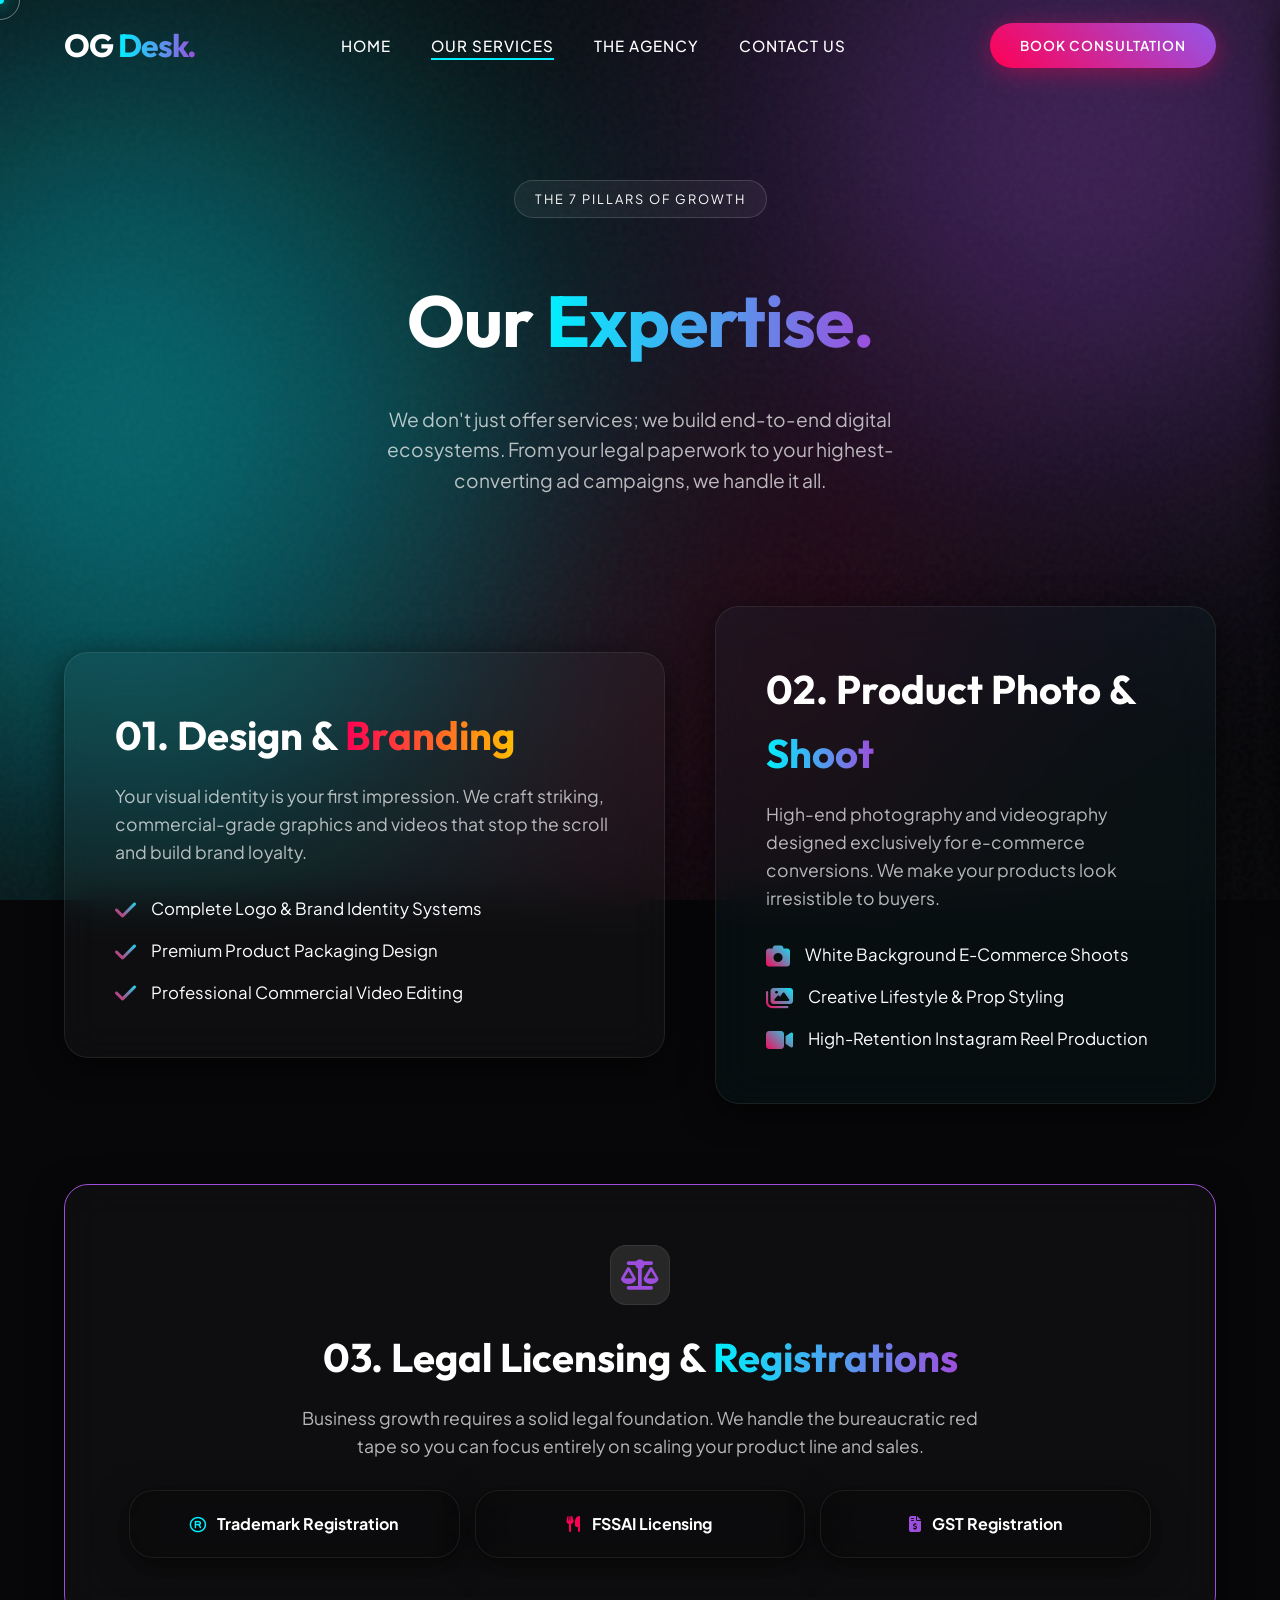
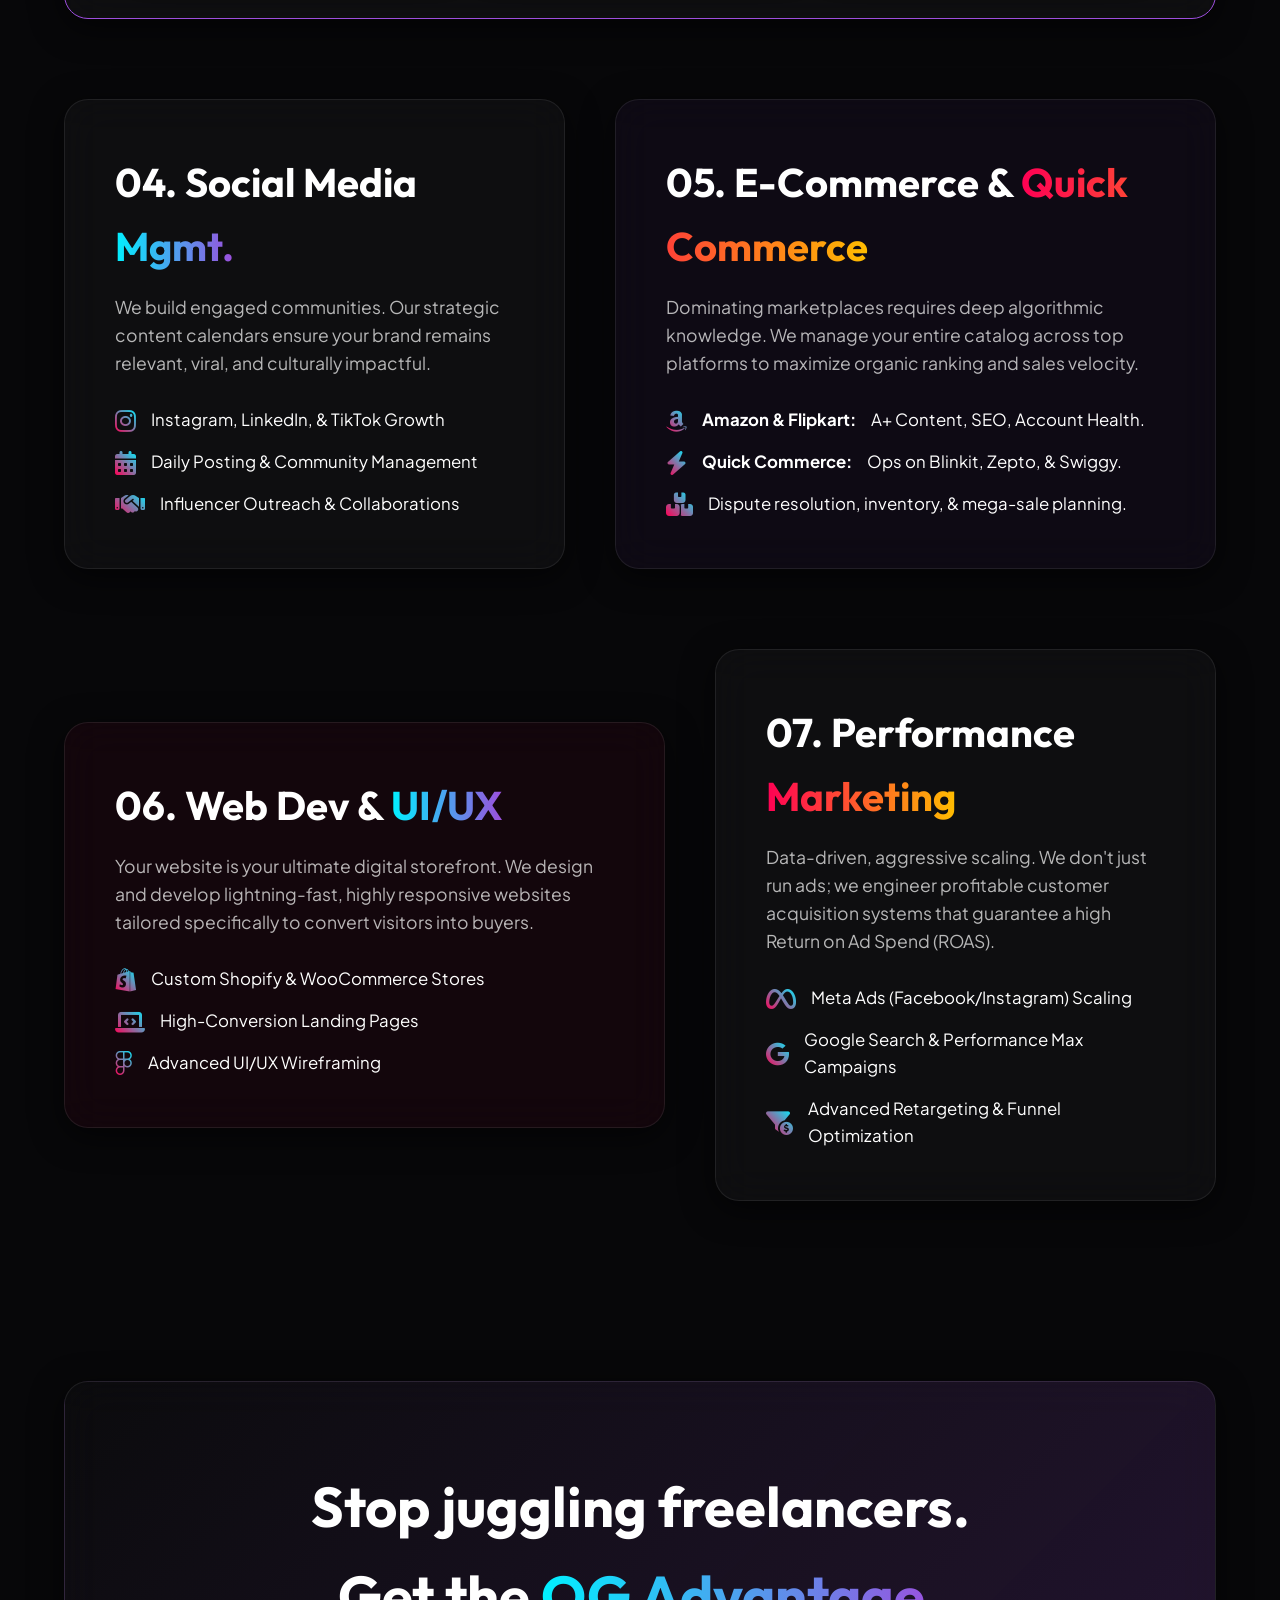
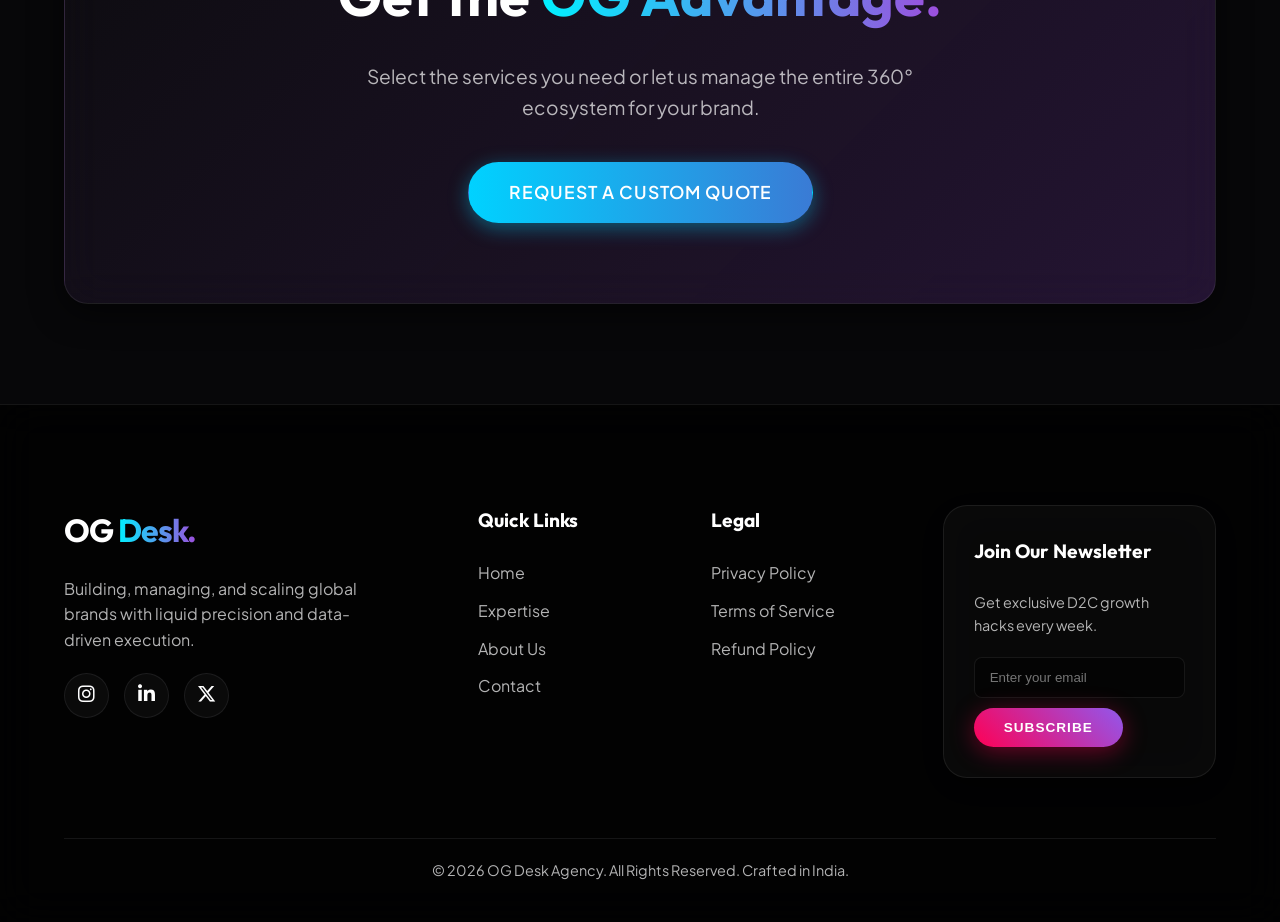
<file: services.html>
<!DOCTYPE html>
<html lang="en">
<head>
    <meta charset="UTF-8">
    <meta name="viewport" content="width=device-width, initial-scale=1.0, maximum-scale=1.0, user-scalable=no">
    
    <title>Our Services | OG Desk - 360° Brand Solutions</title>
    <meta name="description" content="Explore OG Desk's 360° services: Graphic Design, Performance Marketing, E-Commerce Management, Legal Licensing (GST/FSSAI), and Custom Web Development.">

    <!-- Preconnect for Fonts -->
    <link rel="preconnect" href="https://fonts.googleapis.com">
    <link rel="preconnect" href="https://fonts.gstatic.com" crossorigin>
    <link href="https://fonts.googleapis.com/css2?family=Outfit:wght@300;400;500;700;900&family=Plus+Jakarta+Sans:wght@400;600;700&display=swap" rel="stylesheet">

    <!-- FontAwesome for Real Social Media Logos & Colorful Icons -->
    <link rel="stylesheet" href="https://cdnjs.cloudflare.com/ajax/libs/font-awesome/6.4.2/css/all.min.css">

    <!-- Linking to our Liquid Glass Stylesheet -->
    <link rel="stylesheet" href="style.css">
</head>
<body class="liquid-theme">

    <!-- Preloader Screen -->
    <div id="preloader" class="glass-preloader">
        <div class="loader-content">
            <h1 class="loader-logo">OG <span>Desk</span></h1>
            <div class="progress-bar-container">
                <div class="progress-bar"></div>
            </div>
            <p>Loading Expertise...</p>
        </div>
    </div>

    <!-- Custom Cursor -->
    <div class="cursor-dot"></div>
    <div class="cursor-ring"></div>

    <!-- Scroll Progress Indicator -->
    <div class="scroll-progress" id="scroll-progress"></div>

    <!-- Liquid Background Blobs -->
    <div class="liquid-background">
        <div class="blob blob-primary" style="top: -20%; right: -10%; left: auto;"></div>
        <div class="blob blob-secondary" style="bottom: 10%; left: -20%;"></div>
        <div class="blob blob-accent" style="top: 50%; right: 30%;"></div>
        <div class="noise-overlay"></div> 
    </div>

    <!-- Glassmorphism Navigation Bar -->
    <header class="glass-header">
        <div class="nav-container">
            <a href="index.html" class="brand-logo">OG <span class="gradient-text">Desk.</span></a>
            <nav class="desktop-nav">
                <ul class="nav-links">
                    <li><a href="index.html">Home</a></li>
                    <li><a href="services.html" class="active">Our Services</a></li>
                    <li><a href="index.html#about">The Agency</a></li>
                    <li><a href="contact.html">Contact Us</a></li>
                </ul>
            </nav>
            <div class="nav-actions">
                <!-- Colorful Navigation Button -->
                <a href="contact.html" class="glass-btn btn-colorful">Book Consultation</a>
                <button class="hamburger-menu" aria-label="Toggle Navigation">
                    <span class="bar"></span>
                    <span class="bar"></span>
                    <span class="bar"></span>
                </button>
            </div>
        </div>
        
        <!-- Mobile Dropdown Menu -->
        <div class="mobile-menu glass-card">
            <ul class="mobile-nav-links">
                <li><a href="index.html">Home</a></li>
                <li><a href="services.html">Our Services</a></li>
                <li><a href="index.html#about">The Agency</a></li>
                <li><a href="contact.html">Contact Us</a></li>
            </ul>
        </div>
    </header>

    <main>
        <!-- Page Hero Section -->
        <section class="container" style="padding-top: 180px; padding-bottom: 50px; text-align: center;">
            <div class="glass-badge reveal">The 7 Pillars of Growth</div>
            <h1 class="section-title reveal" style="font-size: 4.5rem; margin-top: 20px;">Our <span class="gradient-text">Expertise.</span></h1>
            <p class="section-desc reveal">We don't just offer services; we build end-to-end digital ecosystems. From your legal paperwork to your highest-converting ad campaigns, we handle it all.</p>
        </section>

        <!-- Detailed Services Grid -->
        <section class="container" style="padding-top: 0;">
            
            <!-- Service 1 & 2: Branding & Photography -->
            <div class="about-grid" style="margin-bottom: 80px;">
                <div class="about-text glass-card reveal">
                    <h2 style="font-size: 2.5rem; margin-bottom: 15px;">01. Design & <span class="colorful-text">Branding</span></h2>
                    <p>Your visual identity is your first impression. We craft striking, commercial-grade graphics and videos that stop the scroll and build brand loyalty.</p>
                    <ul class="glass-list">
                        <li><i class="fa-solid fa-check colorful-icon"></i> Complete Logo & Brand Identity Systems</li>
                        <li><i class="fa-solid fa-check colorful-icon"></i> Premium Product Packaging Design</li>
                        <li><i class="fa-solid fa-check colorful-icon"></i> Professional Commercial Video Editing</li>
                    </ul>
                </div>

                <div class="about-text glass-card reveal" style="background: rgba(0, 240, 255, 0.03);">
                    <h2 style="font-size: 2.5rem; margin-bottom: 15px;">02. Product Photo & <span class="gradient-text">Shoot</span></h2>
                    <p>High-end photography and videography designed exclusively for e-commerce conversions. We make your products look irresistible to buyers.</p>
                    <ul class="glass-list">
                        <li><i class="fa-solid fa-camera colorful-icon"></i> White Background E-Commerce Shoots</li>
                        <li><i class="fa-solid fa-images colorful-icon"></i> Creative Lifestyle & Prop Styling</li>
                        <li><i class="fa-solid fa-video colorful-icon"></i> High-Retention Instagram Reel Production</li>
                    </ul>
                </div>
            </div>

            <!-- Service 3: Legal Licensing (Full width emphasis) -->
            <div class="glass-card reveal" style="padding: 60px 5vw; margin-bottom: 80px; text-align: center; border-color: var(--neon-purple);">
                <div class="icon-glass" style="margin: 0 auto 20px;">
                    <i class="fa-solid fa-scale-balanced" style="font-size: 30px; color: #9d4edd;"></i>
                </div>
                <h2 style="font-size: 2.5rem; margin-bottom: 15px;">03. Legal Licensing & <span class="gradient-text">Registrations</span></h2>
                <p style="max-width: 700px; margin: 0 auto 30px; font-size: 1.1rem; color: var(--text-secondary);">Business growth requires a solid legal foundation. We handle the bureaucratic red tape so you can focus entirely on scaling your product line and sales.</p>
                <div class="bento-glass-grid" style="grid-template-columns: repeat(auto-fit, minmax(250px, 1fr)); grid-auto-rows: auto; gap: 15px;">
                    <div class="glass-card" style="padding: 20px; background: rgba(0,0,0,0.4);"><strong><i class="fa-regular fa-registered" style="color:#00f0ff; margin-right:8px;"></i> Trademark Registration</strong></div>
                    <div class="glass-card" style="padding: 20px; background: rgba(0,0,0,0.4);"><strong><i class="fa-solid fa-utensils" style="color:#ff0054; margin-right:8px;"></i> FSSAI Licensing</strong></div>
                    <div class="glass-card" style="padding: 20px; background: rgba(0,0,0,0.4);"><strong><i class="fa-solid fa-file-invoice-dollar" style="color:#9d4edd; margin-right:8px;"></i> GST Registration</strong></div>
                </div>
            </div>

            <!-- Service 4 & 5: E-commerce & Social Media -->
            <div class="about-grid" style="margin-bottom: 80px; grid-template-columns: 1fr 1.2fr;">
                <div class="about-text glass-card reveal">
                    <h2 style="font-size: 2.5rem; margin-bottom: 15px;">04. Social Media <span class="gradient-text">Mgmt.</span></h2>
                    <p>We build engaged communities. Our strategic content calendars ensure your brand remains relevant, viral, and culturally impactful.</p>
                    <ul class="glass-list">
                        <li><i class="fa-brands fa-instagram colorful-icon"></i> Instagram, LinkedIn, & TikTok Growth</li>
                        <li><i class="fa-solid fa-calendar-days colorful-icon"></i> Daily Posting & Community Management</li>
                        <li><i class="fa-solid fa-handshake colorful-icon"></i> Influencer Outreach & Collaborations</li>
                    </ul>
                </div>

                <div class="about-text glass-card reveal" style="background: rgba(157, 78, 221, 0.05);">
                    <h2 style="font-size: 2.5rem; margin-bottom: 15px;">05. E-Commerce & <span class="colorful-text">Quick Commerce</span></h2>
                    <p>Dominating marketplaces requires deep algorithmic knowledge. We manage your entire catalog across top platforms to maximize organic ranking and sales velocity.</p>
                    <ul class="glass-list">
                        <li><i class="fa-brands fa-amazon colorful-icon"></i> <strong>Amazon & Flipkart:</strong> A+ Content, SEO, Account Health.</li>
                        <li><i class="fa-solid fa-bolt colorful-icon"></i> <strong>Quick Commerce:</strong> Ops on Blinkit, Zepto, & Swiggy.</li>
                        <li><i class="fa-solid fa-boxes-stacked colorful-icon"></i> Dispute resolution, inventory, & mega-sale planning.</li>
                    </ul>
                </div>
            </div>

            <!-- Service 6 & 7: Web Dev & Ads -->
            <div class="about-grid" style="margin-bottom: 80px;">
                <div class="about-text glass-card reveal" style="background: rgba(255, 0, 84, 0.05);">
                    <h2 style="font-size: 2.5rem; margin-bottom: 15px;">06. Web Dev & <span class="gradient-text">UI/UX</span></h2>
                    <p>Your website is your ultimate digital storefront. We design and develop lightning-fast, highly responsive websites tailored specifically to convert visitors into buyers.</p>
                    <ul class="glass-list">
                        <li><i class="fa-brands fa-shopify colorful-icon"></i> Custom Shopify & WooCommerce Stores</li>
                        <li><i class="fa-solid fa-laptop-code colorful-icon"></i> High-Conversion Landing Pages</li>
                        <li><i class="fa-brands fa-figma colorful-icon"></i> Advanced UI/UX Wireframing</li>
                    </ul>
                </div>

                <div class="about-text glass-card reveal">
                    <h2 style="font-size: 2.5rem; margin-bottom: 15px;">07. Performance <span class="colorful-text">Marketing</span></h2>
                    <p>Data-driven, aggressive scaling. We don't just run ads; we engineer profitable customer acquisition systems that guarantee a high Return on Ad Spend (ROAS).</p>
                    <ul class="glass-list">
                        <li><i class="fa-brands fa-meta colorful-icon"></i> Meta Ads (Facebook/Instagram) Scaling</li>
                        <li><i class="fa-brands fa-google colorful-icon"></i> Google Search & Performance Max Campaigns</li>
                        <li><i class="fa-solid fa-filter-circle-dollar colorful-icon"></i> Advanced Retargeting & Funnel Optimization</li>
                    </ul>
                </div>
            </div>
        </section>

        <!-- Commercial CTA Banner -->
        <section class="cta-section">
            <div class="container" style="padding-top: 0;">
                <div class="cta-glass-banner glass-card reveal">
                    <h2>Stop juggling freelancers. <br>Get the <span class="gradient-text">OG Advantage.</span></h2>
                    <p style="max-width: 600px; margin: 0 auto 40px;">Select the services you need or let us manage the entire 360° ecosystem for your brand.</p>
                    <a href="contact.html" class="glass-btn btn-neon-blue pulse-effect" style="font-size: 1.1rem; padding: 15px 40px;">Request a Custom Quote</a>
                </div>
            </div>
        </section>
    </main>

    <!-- Advanced Commercial Footer with Real Logos -->
    <footer class="glass-footer">
        <div class="container" style="padding-top: 20px; padding-bottom: 20px;">
            <div class="footer-grid">
                <div class="footer-brand">
                    <a href="index.html" class="brand-logo">OG <span class="gradient-text">Desk.</span></a>
                    <p>Building, managing, and scaling global brands with liquid precision and data-driven execution.</p>
                    <div class="social-links">
                        <!-- REAL SOCIAL MEDIA LOGOS USING FONTAWESOME -->
                        <a href="#" class="glass-icon instagram-icon" aria-label="Instagram"><i class="fa-brands fa-instagram"></i></a>
                        <a href="#" class="glass-icon linkedin-icon" aria-label="LinkedIn"><i class="fa-brands fa-linkedin-in"></i></a>
                        <a href="#" class="glass-icon twitter-icon" aria-label="Twitter (X)"><i class="fa-brands fa-x-twitter"></i></a>
                    </div>
                </div>
                
                <div class="footer-links">
                    <h4>Quick Links</h4>
                    <ul>
                        <li><a href="index.html">Home</a></li>
                        <li><a href="services.html">Expertise</a></li>
                        <li><a href="index.html#about">About Us</a></li>
                        <li><a href="contact.html">Contact</a></li>
                    </ul>
                </div>

                <div class="footer-links">
                    <h4>Legal</h4>
                    <ul>
                        <li><a href="#">Privacy Policy</a></li>
                        <li><a href="#">Terms of Service</a></li>
                        <li><a href="#">Refund Policy</a></li>
                    </ul>
                </div>

                <div class="footer-newsletter glass-card">
                    <h4>Join Our Newsletter</h4>
                    <p>Get exclusive D2C growth hacks every week.</p>
                    <form class="newsletter-form">
                        <input type="email" placeholder="Enter your email" required class="glass-input">
                        <!-- Colorful Subscribe Button -->
                        <button type="submit" class="glass-btn btn-colorful">Subscribe</button>
                    </form>
                </div>
            </div>
            <div class="footer-bottom">
                <p>&copy; 2026 OG Desk Agency. All Rights Reserved. Crafted in India.</p>
            </div>
        </div>
    </footer>

    <!-- Linking to our Interactivity Script -->
    <script src="script.js" defer></script>
</body>
</html>
</file>
<file: style.css>
/* ==========================================================================
   OG DESK - COMMERCIAL LIQUID GLASS THEME (MOBILE OPTIMIZED)
   ========================================================================== */

/* --- 1. CSS Variables (Design System) --- */
:root {
    --bg-matte-black: #070709;
    --text-primary: #ffffff;
    --text-secondary: rgba(255, 255, 255, 0.7);
    
    /* Neon Accents */
    --neon-blue: #00f0ff;
    --neon-purple: #9d4edd;
    --neon-pink: #ff0054;
    
    /* Social Brand Colors */
    --color-ig: #E1306C;
    --color-in: #0077b5;
    --color-x: #ffffff;
    
    /* Glassmorphism Variables */
    --glass-bg: rgba(255, 255, 255, 0.03);
    --glass-bg-hover: rgba(255, 255, 255, 0.06);
    --glass-border: rgba(255, 255, 255, 0.08);
    --glass-border-light: rgba(255, 255, 255, 0.15);
    --glass-shadow: 0 8px 32px 0 rgba(0, 0, 0, 0.6);
    
    /* Typography */
    --font-heading: 'Outfit', sans-serif;
    --font-body: 'Plus Jakarta Sans', sans-serif;
    
    /* Transitions */
    --transition-fast: all 0.3s cubic-bezier(0.25, 1, 0.5, 1);
}

/* --- 2. Reset & Base Styles --- */
* { margin: 0; padding: 0; box-sizing: border-box; cursor: none; }
html { scroll-behavior: smooth; }
body.liquid-theme { background-color: var(--bg-matte-black); color: var(--text-primary); font-family: var(--font-body); overflow-x: hidden; line-height: 1.6; }
h1, h2, h3, h4, .brand-logo { font-family: var(--font-heading); font-weight: 700; }
a { text-decoration: none; color: var(--text-primary); }

::-webkit-scrollbar { width: 8px; }
::-webkit-scrollbar-track { background: var(--bg-matte-black); }
::-webkit-scrollbar-thumb { background: rgba(255,255,255,0.2); border-radius: 10px; }
::-webkit-scrollbar-thumb:hover { background: var(--neon-blue); }

/* --- 3. Preloader & Scroll Progress --- */
.glass-preloader { position: fixed; top: 0; left: 0; width: 100vw; height: 100vh; background: var(--bg-matte-black); z-index: 99999; display: flex; justify-content: center; align-items: center; transition: opacity 0.8s ease-out, visibility 0.8s ease-out; }
.loader-content { text-align: center; }
.loader-logo { font-size: 3rem; letter-spacing: 2px; margin-bottom: 20px; }
.loader-logo span { color: var(--neon-blue); }
.progress-bar-container { width: 200px; height: 2px; background: rgba(255,255,255,0.1); margin: 0 auto 15px; position: relative; overflow: hidden; }
.progress-bar { position: absolute; top: 0; left: 0; height: 100%; width: 0%; background: linear-gradient(90deg, var(--neon-blue), var(--neon-purple)); animation: loadProgress 2s ease-in-out forwards; }
@keyframes loadProgress { 0% { width: 0%; } 100% { width: 100%; } }

.scroll-progress { position: fixed; top: 0; left: 0; height: 3px; background: linear-gradient(90deg, var(--neon-blue), var(--neon-purple)); width: 0%; z-index: 10000; transition: width 0.1s; }

/* --- 4. Custom Cursor --- */
.cursor-dot { position: fixed; width: 8px; height: 8px; background: var(--neon-blue); border-radius: 50%; pointer-events: none; z-index: 10001; transform: translate(-50%, -50%); box-shadow: 0 0 15px var(--neon-blue); }
.cursor-ring { position: fixed; width: 40px; height: 40px; border: 1px solid rgba(255, 255, 255, 0.4); border-radius: 50%; pointer-events: none; z-index: 10000; transform: translate(-50%, -50%); transition: width 0.2s, height 0.2s, background 0.2s, border-color 0.2s; }

/* --- 5. Liquid Background & Noise --- */
.liquid-background { position: fixed; top: 0; left: 0; width: 100vw; height: 100vh; z-index: -1; overflow: hidden; }
.blob { position: absolute; border-radius: 50%; filter: blur(140px); opacity: 0.4; animation: blobFloat 20s infinite alternate cubic-bezier(0.4, 0, 0.2, 1); }
.blob-primary { top: -10%; left: -10%; width: 50vw; height: 50vw; background: var(--neon-purple); }
.blob-secondary { bottom: -20%; right: -10%; width: 60vw; height: 60vw; background: var(--neon-blue); animation-delay: -5s; }
.blob-accent { top: 40%; left: 40%; width: 30vw; height: 30vw; background: var(--neon-pink); opacity: 0.2; animation-delay: -10s; }
@keyframes blobFloat { 0% { transform: translate(0, 0) scale(1); } 100% { transform: translate(15vw, 15vh) scale(1.1); } }
.noise-overlay { position: absolute; top: 0; left: 0; width: 100%; height: 100%; background-image: url('data:image/svg+xml;utf8,%3Csvg viewBox="0 0 200 200" xmlns="http://www.w3.org/2000/svg"%3E%3Cfilter id="noiseFilter"%3E%3CfeTurbulence type="fractalNoise" baseFrequency="0.85" numOctaves="3" stitchTiles="stitch"/%3E%3C/filter%3E%3Crect width="100%25" height="100%25" filter="url(%23noiseFilter)" opacity="0.05"/%3E%3C/svg%3E'); pointer-events: none; opacity: 0.8; z-index: 1; }

/* --- 6. Glass Classes & Colorful Typography --- */
.glass-card { background: var(--glass-bg); backdrop-filter: blur(20px); -webkit-backdrop-filter: blur(20px); border: 1px solid var(--glass-border); border-radius: 24px; box-shadow: var(--glass-shadow); position: relative; overflow: hidden; }
.glass-panel { background: rgba(0,0,0,0.4); backdrop-filter: blur(30px); border-top: 1px solid var(--glass-border); border-bottom: 1px solid var(--glass-border); }
.gradient-text { background: linear-gradient(90deg, var(--neon-blue), var(--neon-purple)); -webkit-background-clip: text; -webkit-text-fill-color: transparent; }
.gradient-text-animated { background: linear-gradient(45deg, var(--neon-blue), var(--neon-purple), var(--neon-pink), var(--neon-blue)); background-size: 300%; -webkit-background-clip: text; -webkit-text-fill-color: transparent; animation: gradientShift 6s infinite linear; }
.colorful-text { background: linear-gradient(90deg, #ff0054, #ffbd00); -webkit-background-clip: text; -webkit-text-fill-color: transparent; font-weight: bold; }
@keyframes gradientShift { 0% { background-position: 0% 50%; } 100% { background-position: 100% 50%; } }

/* --- 7. Buttons (Colorful Additions) --- */
.glass-btn { display: inline-flex; justify-content: center; align-items: center; padding: 12px 30px; border-radius: 50px; font-weight: 600; text-transform: uppercase; letter-spacing: 1px; font-size: 0.85rem; transition: var(--transition-fast); border: 1px solid transparent; text-align: center; }
.primary-btn { background: linear-gradient(90deg, var(--neon-purple), var(--neon-blue)); color: white; box-shadow: 0 5px 20px rgba(0, 240, 255, 0.3); }
.primary-btn:hover { transform: translateY(-3px); box-shadow: 0 8px 30px rgba(0, 240, 255, 0.6); }
.secondary-btn { background: var(--glass-bg); border-color: var(--glass-border); color: white; }
.secondary-btn:hover { background: rgba(255,255,255,0.1); border-color: var(--neon-blue); }

/* New Colorful Buttons */
.btn-colorful { background: linear-gradient(45deg, var(--neon-pink), var(--neon-purple), var(--neon-blue)); background-size: 200%; color: white; box-shadow: 0 5px 25px rgba(255, 0, 84, 0.4); animation: bgPan 4s infinite alternate; border: none; }
.btn-colorful:hover { transform: translateY(-3px) scale(1.02); box-shadow: 0 8px 35px rgba(255, 0, 84, 0.7); }
.btn-neon-pink { background: linear-gradient(90deg, #ff0054, #d9004c); color: white; box-shadow: 0 5px 20px rgba(255, 0, 84, 0.4); }
.btn-neon-pink:hover { transform: translateY(-3px); box-shadow: 0 8px 30px rgba(255, 0, 84, 0.7); }
.btn-neon-blue { background: linear-gradient(90deg, #00d2ff, #3a7bd5); color: white; box-shadow: 0 5px 20px rgba(0, 210, 255, 0.4); }
.btn-neon-blue:hover { transform: translateY(-3px); box-shadow: 0 8px 30px rgba(0, 210, 255, 0.7); }

@keyframes bgPan { 0% { background-position: 0% 50%; } 100% { background-position: 100% 50%; } }
.pulse-effect { animation: btnPulse 2s infinite; }
@keyframes btnPulse { 0% { box-shadow: 0 0 0 0 rgba(255, 255, 255, 0.4); } 70% { box-shadow: 0 0 0 15px rgba(255, 255, 255, 0); } 100% { box-shadow: 0 0 0 0 rgba(255, 255, 255, 0); } }

/* --- 8. Navigation --- */
.glass-header { position: fixed; width: 100%; top: 0; z-index: 1000; padding: 20px 0; transition: var(--transition-fast); }
.glass-header.scrolled { padding: 15px 0; background: rgba(7, 7, 9, 0.85); backdrop-filter: blur(20px); border-bottom: 1px solid var(--glass-border); }
.nav-container { max-width: 1400px; margin: 0 auto; padding: 0 5vw; display: flex; justify-content: space-between; align-items: center; }
.brand-logo { font-size: 2rem; letter-spacing: -1px; z-index: 1002; }
.nav-links { display: flex; list-style: none; gap: 40px; }
.nav-links a { font-size: 0.95rem; font-weight: 500; text-transform: uppercase; letter-spacing: 1px; transition: var(--transition-fast); position: relative; }
.nav-links a::after { content: ''; position: absolute; bottom: -5px; left: 0; width: 0%; height: 2px; background: var(--neon-blue); transition: var(--transition-fast); }
.nav-links a:hover::after, .nav-links a.active::after { width: 100%; }
.nav-links a:hover { color: var(--neon-blue); }

.hamburger-menu { display: none; background: transparent; border: none; flex-direction: column; gap: 6px; z-index: 1002; padding: 10px; }
.hamburger-menu .bar { width: 30px; height: 3px; background: white; transition: 0.3s; border-radius: 3px; }
.mobile-menu { position: fixed; top: 0; right: -100%; width: 100%; height: 100vh; display: flex; justify-content: center; align-items: center; background: rgba(7,7,9,0.98); backdrop-filter: blur(20px); transition: 0.5s; z-index: 999; }
.mobile-menu.active { right: 0; }
.mobile-nav-links { list-style: none; text-align: center; }
.mobile-nav-links li { margin: 30px 0; }
.mobile-nav-links a { font-size: 2rem; font-weight: 700; font-family: var(--font-heading); }

/* --- 9. Hero Section (Fixed Overlaps) --- */
.hero-section { min-height: 100vh; position: relative; display: flex; align-items: center; justify-content: flex-start; padding: 120px 5vw 50px; max-width: 1400px; margin: 0 auto; }
.canvas-container { position: absolute; right: 0; top: 5vh; width: 60%; height: 90%; z-index: 1; pointer-events: none; }
.hero-content-wrapper { position: relative; z-index: 2; width: 100%; max-width: 750px; }
.hero-glass-card { padding: 50px; background: rgba(10, 10, 12, 0.6); }
.glass-badge { display: inline-block; padding: 8px 20px; background: rgba(255,255,255,0.05); border: 1px solid var(--glass-border-light); border-radius: 50px; font-size: 0.8rem; text-transform: uppercase; letter-spacing: 2px; margin-bottom: 25px; }
.hero-title { font-size: 4.5rem; line-height: 1.1; margin-bottom: 20px; letter-spacing: -1.5px; }
.hero-subtitle { font-size: 1.15rem; color: var(--text-secondary); margin-bottom: 40px; }
.hero-cta-group { display: flex; gap: 20px; margin-bottom: 50px; flex-wrap: wrap; }
.trust-metrics { display: flex; gap: 40px; border-top: 1px solid var(--glass-border); padding-top: 30px; flex-wrap: wrap; }
.metric h3 { font-size: 2rem; color: var(--neon-blue); }
.metric p { font-size: 0.85rem; color: var(--text-secondary); text-transform: uppercase; letter-spacing: 1px; }

/* --- 10. Infinite Marquee --- */
.trusted-marquee { padding: 30px 0; overflow: hidden; white-space: nowrap; }
.marquee-track { display: inline-block; animation: scrollMarquee 20s linear infinite; }
.marquee-items { display: inline-flex; align-items: center; gap: 40px; font-size: 2.5rem; font-family: var(--font-heading); font-weight: 700; color: transparent; -webkit-text-stroke: 1px rgba(255,255,255,0.4); padding-right: 40px; }
.marquee-items span:hover { color: var(--text-primary); -webkit-text-stroke: 0; cursor: default; }
@keyframes scrollMarquee { 0% { transform: translateX(0); } 100% { transform: translateX(-50%); } }

/* --- 11. General Section & Containers --- */
.container { max-width: 1400px; margin: 0 auto; padding: 100px 5vw; }
.section-title { font-size: 3.5rem; letter-spacing: -1px; margin-bottom: 25px; }
.section-desc { font-size: 1.2rem; color: var(--text-secondary); max-width: 600px; margin: 0 auto 60px; }
.text-center { text-align: center; }

/* --- 12. About Grid & Images --- */
.about-grid { display: grid; grid-template-columns: 1.2fr 1fr; gap: 50px; align-items: center; }
.about-text { padding: 50px; }
.about-text p { font-size: 1.1rem; color: var(--text-secondary); margin-bottom: 30px; }
.glass-list { list-style: none; display: flex; flex-direction: column; gap: 15px; }
.glass-list li { display: flex; align-items: center; gap: 15px; font-size: 1.05rem; }
.colorful-icon { font-size: 1.5rem; background: linear-gradient(45deg, var(--neon-pink), var(--neon-blue)); -webkit-background-clip: text; -webkit-text-fill-color: transparent; }

.about-image-wrapper { position: relative; width: 100%; height: 100%; min-height: 400px; border-radius: 24px; }
.premium-image { width: 100%; height: 100%; object-fit: cover; position: absolute; top: 0; left: 0; border-radius: 24px; opacity: 0.8; }
.floating-glass-card { position: absolute; padding: 15px 25px; background: rgba(255,255,255,0.1); backdrop-filter: blur(15px); border: 1px solid var(--glass-border-light); border-radius: 12px; font-weight: 600; font-size: 0.9rem; animation: floatSphere 6s infinite ease-in-out; z-index: 2; }
.tag-1 { top: 10%; left: -5%; color: var(--neon-blue); }
.tag-2 { bottom: 10%; right: -5%; color: var(--neon-purple); animation-delay: 2s; }
@keyframes floatSphere { 0%, 100% { transform: translateY(0); } 50% { transform: translateY(-15px); } }

/* --- 13. Bento Grid & Image Backgrounds --- */
.bento-glass-grid { display: grid; grid-template-columns: repeat(3, 1fr); gap: 25px; grid-auto-rows: minmax(280px, auto); }
.col-span-2 { grid-column: span 2; }
.bento-box { padding: 40px; display: flex; flex-direction: column; justify-content: space-between; transition: var(--transition-fast); background-size: cover; background-position: center; }
.bento-box:hover { transform: translateY(-5px); border-color: rgba(255,255,255,0.4); }
.bento-content { position: relative; z-index: 2; height: 100%; display: flex; flex-direction: column; justify-content: space-between; }
.bento-content.flex-row { flex-direction: row; align-items: flex-end; justify-content: space-between; flex-wrap: wrap; gap: 20px;}
.bento-box h3 { font-size: 2rem; margin-bottom: 15px; }
.bento-box p { color: var(--text-secondary); margin-bottom: 20px;}
.icon-glass { width: 60px; height: 60px; background: rgba(255,255,255,0.1); border: 1px solid var(--glass-border); border-radius: 16px; display: flex; justify-content: center; align-items: center; margin-bottom: 20px; }
.glass-link { font-weight: 600; color: var(--neon-blue); text-transform: uppercase; font-size: 0.9rem; letter-spacing: 1px; margin-top: auto;}

.hover-glow { position: absolute; top: 0; left: 0; width: 100%; height: 100%; background: radial-gradient(circle at var(--mouse-x, 50%) var(--mouse-y, 50%), rgba(255, 0, 84, 0.15) 0%, transparent 60%); opacity: 0; transition: opacity 0.3s; z-index: 1; pointer-events: none; }
.bento-box:hover .hover-glow { opacity: 1; }

/* --- 14. Testimonials --- */
.testimonial-grid { display: grid; grid-template-columns: repeat(2, 1fr); gap: 30px; }
.testimonial-card { padding: 40px; border-top: 1px solid var(--glass-border-light); border-left: 1px solid var(--glass-border-light); }
.stars { color: #f5c518; font-size: 1.2rem; margin-bottom: 20px; letter-spacing: 2px; }
.quote { font-size: 1.3rem; font-style: italic; margin-bottom: 30px; line-height: 1.6; }
.client-info h4 { font-size: 1.2rem; }
.client-info span { font-size: 0.9rem; color: var(--neon-purple); text-transform: uppercase; }

/* --- 15. CTA Banner --- */
.cta-glass-banner { padding: 80px 50px; text-align: center; background: linear-gradient(135deg, rgba(255,255,255,0.02) 0%, rgba(157,78,221,0.2) 100%); }
.cta-glass-banner h2 { font-size: 3.5rem; margin-bottom: 20px; }
.cta-glass-banner p { font-size: 1.2rem; color: var(--text-secondary); margin-bottom: 40px; }

/* --- 16. Footer & Social Logos --- */
.glass-footer { border-top: 1px solid var(--glass-border); padding: 80px 0 20px; background: rgba(0,0,0,0.7); backdrop-filter: blur(20px); }
.footer-grid { display: grid; grid-template-columns: 2fr 1fr 1fr 1.5fr; gap: 50px; margin-bottom: 60px; }
.footer-brand p { margin: 20px 0; color: var(--text-secondary); max-width: 300px; }

/* FontAwesome Social Icons Styling */
.social-links { display: flex; gap: 15px; margin-top: 20px; }
.glass-icon { width: 45px; height: 45px; border-radius: 50%; display: flex; justify-content: center; align-items: center; border: 1px solid var(--glass-border); background: var(--glass-bg); font-size: 1.2rem; transition: var(--transition-fast); }
.instagram-icon:hover { background: var(--color-ig); border-color: var(--color-ig); color: white; transform: translateY(-3px); }
.linkedin-icon:hover { background: var(--color-in); border-color: var(--color-in); color: white; transform: translateY(-3px); }
.twitter-icon:hover { background: var(--color-x); border-color: var(--color-x); color: black; transform: translateY(-3px); }

.footer-links h4, .footer-newsletter h4 { font-size: 1.2rem; margin-bottom: 25px; }
.footer-links ul { list-style: none; }
.footer-links li { margin-bottom: 12px; }
.footer-links a { color: var(--text-secondary); transition: var(--transition-fast); }
.footer-links a:hover { color: var(--neon-blue); padding-left: 5px; }
.footer-newsletter { padding: 30px; }
.footer-newsletter p { color: var(--text-secondary); font-size: 0.9rem; margin-bottom: 20px; }
.newsletter-form { display: flex; gap: 10px; flex-wrap: wrap; }
.glass-input { flex: 1; min-width: 200px; padding: 12px 15px; background: rgba(0,0,0,0.5); border: 1px solid var(--glass-border); border-radius: 8px; color: white; outline: none; transition: var(--transition-fast); }
.glass-input:focus { border-color: var(--neon-blue); background: rgba(255,255,255,0.05); }
.footer-bottom { text-align: center; padding-top: 20px; border-top: 1px solid var(--glass-border); color: var(--text-secondary); font-size: 0.9rem; }

/* --- 17. Reveal Animations --- */
.reveal { opacity: 0; transform: translateY(40px); transition: 0.8s cubic-bezier(0.25, 1, 0.5, 1); }
.reveal.active { opacity: 1; transform: translateY(0); }

/* --- 18. MOBILE OPTIMIZATION (CRITICAL FIXES) --- */
@media (max-width: 1200px) {
    .bento-glass-grid { grid-template-columns: repeat(2, 1fr); }
    .hero-title { font-size: 3.5rem; }
    .col-span-2 { grid-column: span 1; }
    .bento-box.col-span-2 { grid-column: span 2; }
}

@media (max-width: 992px) {
    /* Hide desktop items */
    .desktop-nav, .nav-actions .btn-colorful { display: none; }
    .hamburger-menu { display: flex; }
    
    /* Convert Grids to Columns */
    .about-grid, .testimonial-grid { grid-template-columns: 1fr; }
    .footer-grid { grid-template-columns: 1fr 1fr; }
    
    /* Fix Hero Overlap */
    .canvas-container { width: 100%; height: 100%; top: 0; opacity: 0.2; z-index: 0; }
    .hero-content-wrapper { text-align: center; }
    .hero-glass-card { padding: 40px 20px; }
    .hero-cta-group, .trust-metrics { justify-content: center; }
    
    /* Image sizing */
    .about-image-wrapper { min-height: 300px; margin-top: 40px; }
}

@media (max-width: 768px) {
    .container { padding: 80px 5vw; }
    
    /* Typography Scaling */
    .hero-title { font-size: 2.5rem; }
    .section-title { font-size: 2.2rem; }
    .cta-glass-banner h2 { font-size: 2.2rem; }
    
    /* Grid fixes to 1 Column */
    .bento-glass-grid { grid-template-columns: 1fr; }
    .bento-box.col-span-2 { grid-column: span 1; }
    .bento-content.flex-row { flex-direction: column; align-items: flex-start; }
    
    .footer-grid { grid-template-columns: 1fr; gap: 30px;}
    .newsletter-form { flex-direction: column; }
    .newsletter-form button { width: 100%; }
    
    /* Hide floating tags on mobile to prevent overflow */
    .tag-1, .tag-2 { display: none; }
    
    /* Disable Custom Cursor on Mobile */
    .cursor-dot, .cursor-ring { display: none !important; }
    * { cursor: auto !important; }
}
</file>
